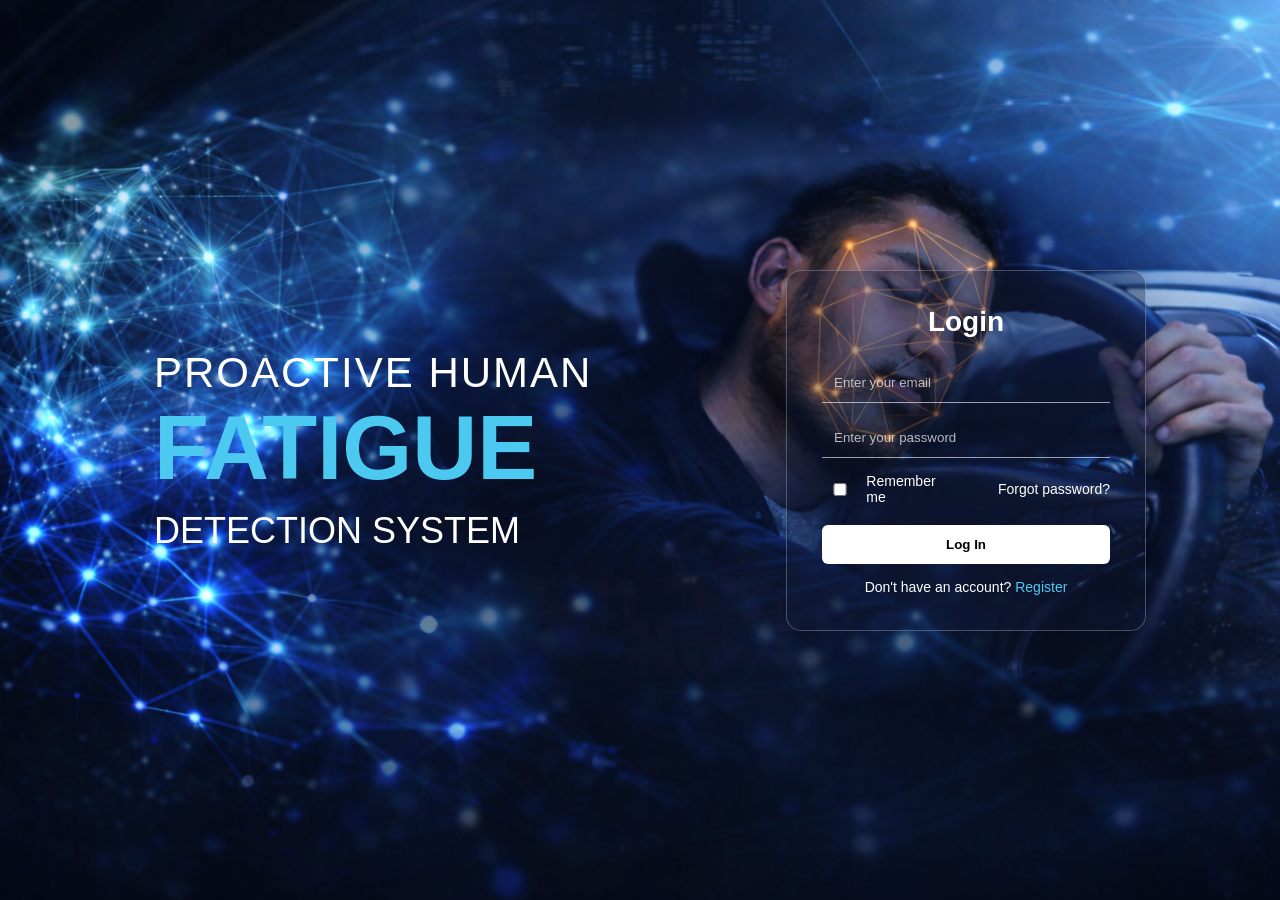
<file: index.html>
<!DOCTYPE html>
<html lang="en">
<head>
    <meta charset="UTF-8">
    <title>Login</title>
    <link rel="stylesheet" href="static/style.css">
</head>
<body>

<div class="main-container">

    <!-- LEFT TEXT -->
    <div class="left-text">
        <h1>PROACTIVE HUMAN</h1>
        <h2>FATIGUE</h2>
        <h3>DETECTION SYSTEM</h3>
    </div>

    <!-- LOGIN CARD -->
    <div class="login-card">
        <h4>Login</h4>

        <input type="email" placeholder="Enter your email">
        <input type="password" placeholder="Enter your password">

        <div class="options">
            <label>
                <input type="checkbox"> Remember me
            </label>
            <a href="#">Forgot password?</a>
        </div>

        <button class="login-btn" onclick="goToCategory()">Log In</button>


        <p class="register-text">
            Don't have an account? <a href="templates/register.html">Register</a>
        </p>
    </div>

</div>

</body>
</html>
<script>
    function goToCategory() {
        window.location.href = "{{ url_for('category') }}";
    }
</script>
</file>
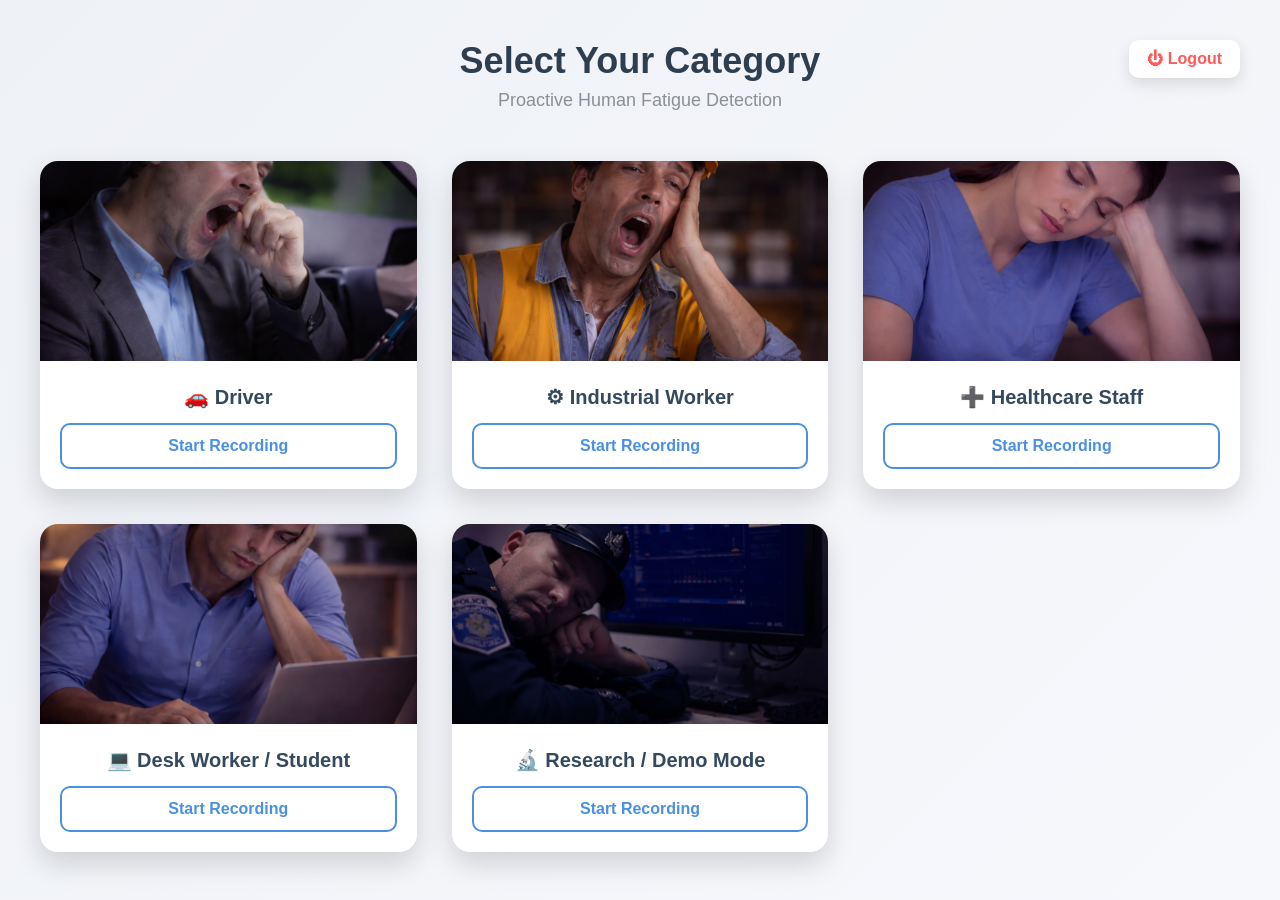
<file: templates/category.html>
<!DOCTYPE html>
<html lang="en">
<head>
    <meta charset="UTF-8">
    <title>Category Selection</title>

    <!-- IMPORTANT -->
    <link rel="stylesheet" href="../static/category.css">
</head>
<body>

<div class="container">

    <!-- Logout -->
    <a href="{{ url_for('login') }}" class="logout-btn">
        ⏻ Logout
    </a>

    <!-- Header -->
    <div class="header">
        <h1>Select Your Category</h1>
        <p>Proactive Human Fatigue Detection</p>
    </div>

    <!-- Category Grid -->
    <div class="category-grid">

        <!-- Driver -->
        <div class="category-card">
            <img src="../static/assets/driver.jpg">
            <div class="card-content">
                <h3>🚗 Driver</h3>
                <button>Start Recording</button>
            </div>
        </div>

        <!-- Industrial Worker -->
        <div class="category-card">
            <img src="../static/assets/industrial.jpg">
            <div class="card-content">
                <h3>⚙ Industrial Worker</h3>
                <button>Start Recording</button>
            </div>
        </div>

        <!-- Healthcare -->
        <div class="category-card">
            <img src="../static/assets/healthcare.jpg">
            <div class="card-content">
                <h3>➕ Healthcare Staff</h3>
                <button>Start Recording</button>
            </div>
        </div>

        <!-- Desk Worker -->
        <div class="category-card">
            <img src="../static/assets/desk.jpg">
            <div class="card-content">
                <h3>💻 Desk Worker / Student</h3>
                <button>Start Recording</button>
            </div>
        </div>

        <!-- Research -->
        <div class="category-card">
            <img src="../static/assets/research.jpg">
            <div class="card-content">
                <h3>🔬 Research / Demo Mode</h3>
                <button>Start Recording</button>
            </div>
        </div>

    </div>
</div>

</body>
</html>
</file>
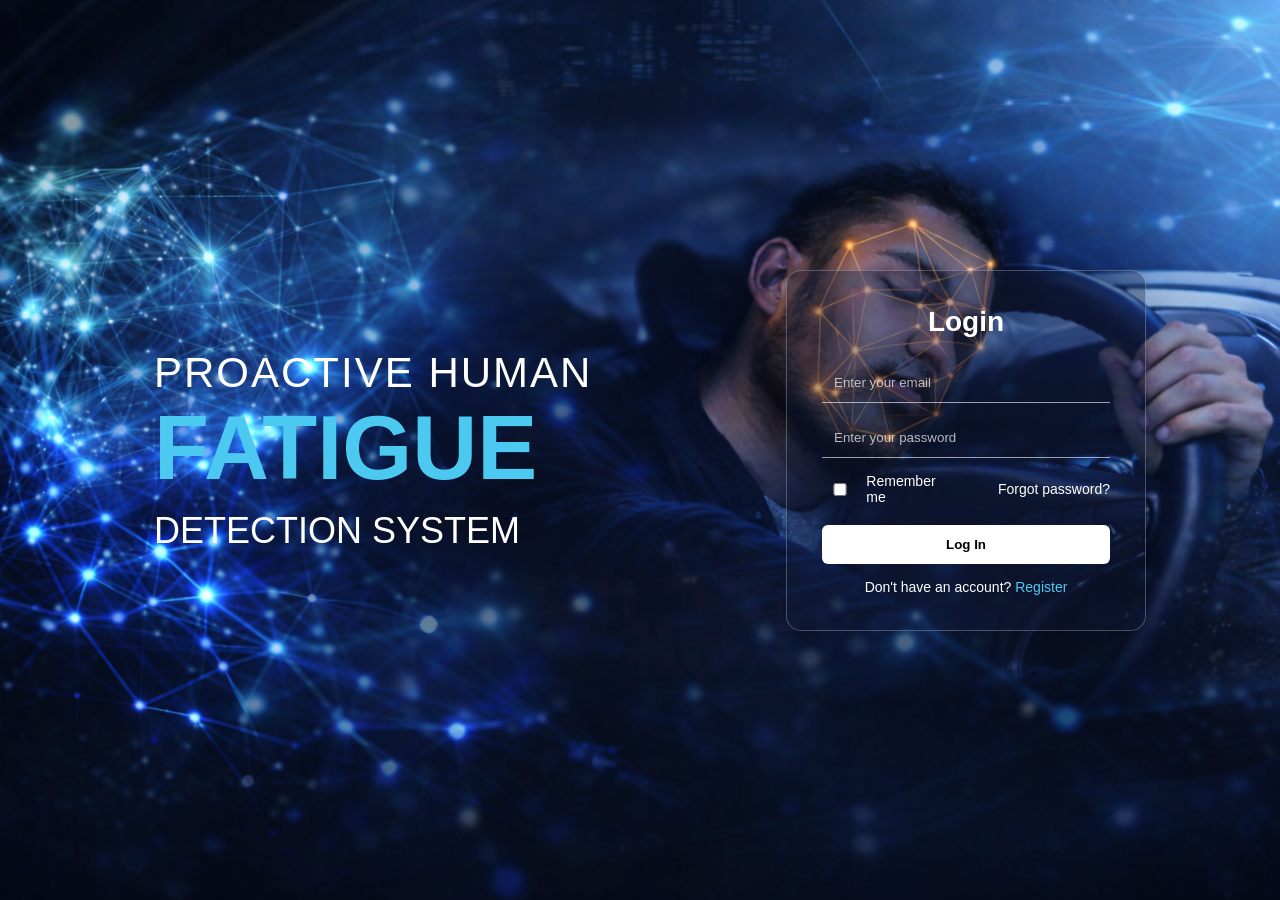
<file: templates/login.html>
<!DOCTYPE html>
<html lang="en">
<head>
    <meta charset="UTF-8">
    <title>Login</title>
    <link rel="stylesheet" href="../static/style.css">
</head>
<body>

<div class="main-container">

    <!-- LEFT TEXT -->
    <div class="left-text">
        <h1>PROACTIVE HUMAN</h1>
        <h2>FATIGUE</h2>
        <h3>DETECTION SYSTEM</h3>
    </div>

    <!-- LOGIN CARD -->
    <div class="login-card">
        <h4>Login</h4>

        <input type="email" placeholder="Enter your email">
        <input type="password" placeholder="Enter your password">

        <div class="options">
            <label>
                <input type="checkbox"> Remember me
            </label>
            <a href="#">Forgot password?</a>
        </div>

        <button class="login-btn" onclick="goToCategory()">Log In</button>


        <p class="register-text">
            Don't have an account? <a href="register.html">Register</a>
        </p>
    </div>

</div>

</body>
</html>
<script>
    function goToCategory() {
        window.location.href = "category.html";
    }
</script>
</file>
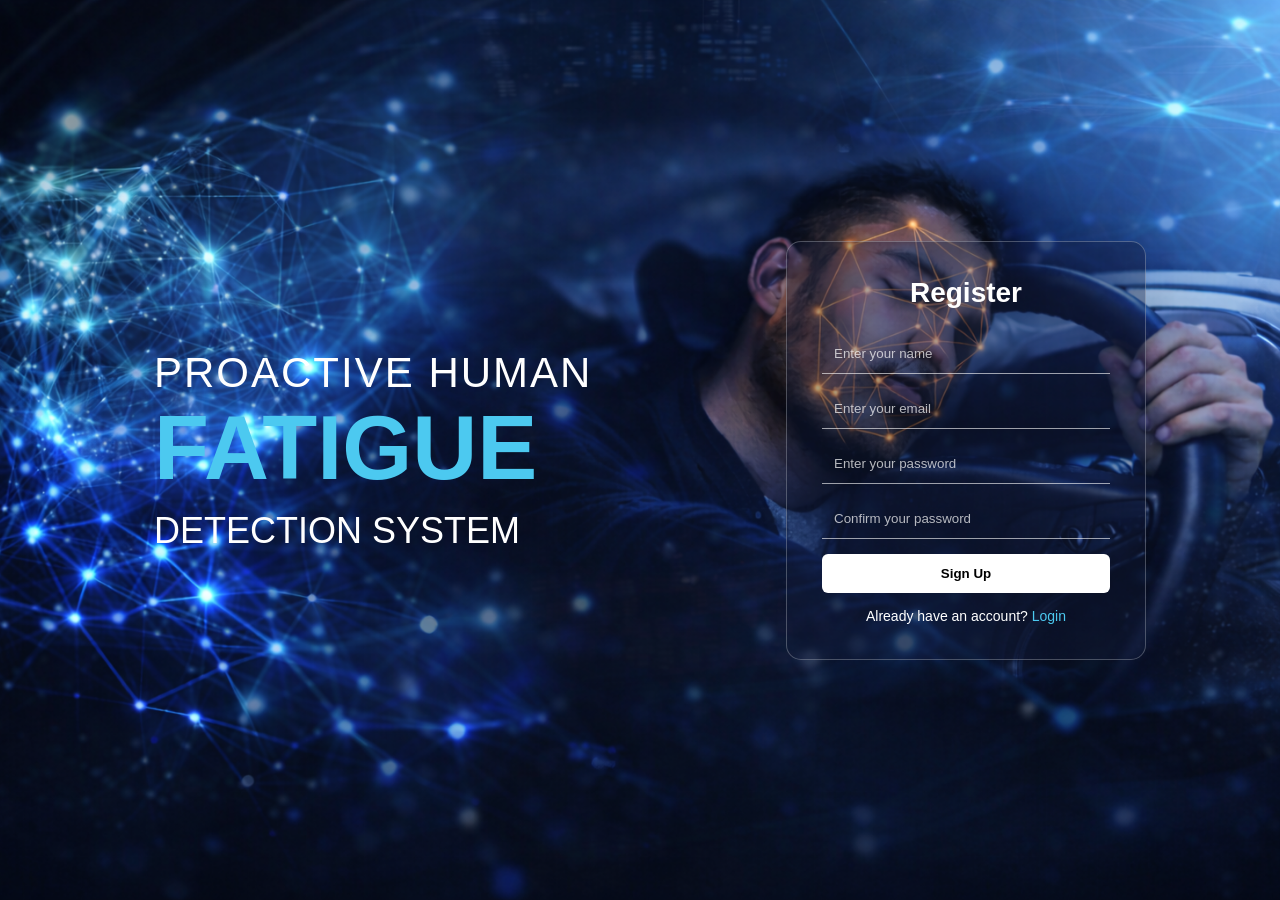
<file: templates/register.html>
<!DOCTYPE html>
<html lang="en">
<head>
    <meta charset="UTF-8">
    <title>Register</title>
    <link rel="stylesheet" href="../static/style.css">
</head>
<body>

<div class="main-container">

    <!-- LEFT TITLE (SAME AS LOGIN) -->
    <div class="left-text">
        <h1>PROACTIVE HUMAN</h1>
        <h2>FATIGUE</h2>
        <h3>DETECTION SYSTEM</h3>
    </div>

    <!-- REGISTER CARD -->
    <div class="login-card">
        <h4>Register</h4>

        <input type="text" placeholder="Enter your name">
        <input type="email" placeholder="Enter your email">
        <input type="password" placeholder="Enter your password">
        <input type="password" placeholder="Confirm your password">

        <button class="login-btn">Sign Up</button>

        <p class="register-text">
            Already have an account? <a href="login.html">Login</a>
        </p>
    </div>

</div>

</body>
</html>
</file>
<file: static/style.css>
/* =================================================
   GLOBAL RESET
================================================= */
* {
    margin: 0;
    padding: 0;
    box-sizing: border-box;
    font-family: "Segoe UI", Tahoma, Geneva, Verdana, sans-serif;
}

body {
    height: 100vh;
    background: url("assets/bg.jpg") no-repeat center center/cover;
    display: flex;
    align-items: center;
    justify-content: center;
    font-family: 'Poppins', sans-serif;
}
.main-container {
    width: 90%;
    height: 80%;
    display: flex;
    align-items: center;
    justify-content: space-between;
    color: white;
}

/* LEFT TITLE TEXT */
.left-text h1 {
    font-size: 42px;
    font-weight: 500;
    letter-spacing: 2px;
}

.left-text h2 {
    font-size: 90px;
    font-weight: 800;
    color: #4cc9f0;   /* BLUE like image */
}

.left-text h3 {
    font-size: 36px;
    font-weight: 500;
    margin-top: 10px;
}

/* LOGIN CARD */
.login-card {
    width: 360px;
    padding: 35px;
    border-radius: 15px;

    /* PURE TRANSPARENCY */
    background: rgba(20, 30, 60, 0.35);

    /* ❌ REMOVE BLUR */
    backdrop-filter: none;
    -webkit-backdrop-filter: none;

    border: 1px solid rgba(255, 255, 255, 0.25);
}


.login-card h4 {
    text-align: center;
    font-size: 28px;
    margin-bottom: 25px;
}

/* INPUTS TRANSPARENT */
.login-card input {
    width: 100%;
    padding: 12px;
    margin-bottom: 15px;
    background: transparent;
    border: none;
    border-bottom: 1px solid rgba(255,255,255,0.6);
    color: white;
    outline: none;
}

.login-card input::placeholder {
    color: rgba(255,255,255,0.7);
}

/* OPTIONS */
.options {
    display: flex;
    justify-content: space-between;
    align-items: center;   /* 🔥 KEY LINE */
    font-size: 14px;
    margin-bottom: 20px;
}
.options label {
    display: flex;
    align-items: center;
    gap: 8px;   /* space between checkbox and text */
}
.options input[type="checkbox"] {
    margin: 0;
    transform: translateY(1px); /* tiny vertical fix */
}
.options a {
    color: white;
    text-decoration: none;
}

/* WHITE LOGIN BUTTON ONLY */
.login-btn {
    width: 100%;
    padding: 12px;
    background: white;
    color: black;
    font-weight: bold;
    border: none;
    border-radius: 6px;
    cursor: pointer;
}

.login-btn:hover {
    background: #e6e6e6;
}

/* REGISTER TEXT */
.register-text {
    text-align: center;
    margin-top: 15px;
    font-size: 14px;
}

.register-text a {
    color: #4cc9f0;
    text-decoration: none;
}
.login-card h4,
.options,
.register-text {
    color: white;
}
.left-text {
    margin-left: 90px;
}

.login-card {
    transform: translateX(-70px);
}
/* ================================
   CATEGORY PAGE (ONLY)
================================ */

.category-page {
  background: #f4f6fb;
  min-height: 100vh;
}

/* Header */
.category-header {
  text-align: center;
  margin-top: 70px;
}

.category-header h1 {
  font-size: 34px;
  font-weight: 600;
  color: #2c3e50;
}

.category-header p {
  margin-top: 10px;
  font-size: 16px;
  color: #8a8f98;
}

/* Cards layout */
.category-cards {
  display: grid;
  grid-template-columns: repeat(3, 1fr);
  gap: 35px;
  padding: 60px 90px;
}

/* Card */
.category-cards .card {
  background: #ffffff;
  border-radius: 16px;
  padding: 14px;
  border: 1px solid #e2e6ef;
  box-shadow: 0 10px 25px rgba(0, 0, 0, 0.08);
  text-align: center;
}

/* Card image */
.category-cards .card img {
  width: 100%;
  height: 180px;
  object-fit: cover;
  border-radius: 12px;
}

/* Card title */
.category-cards .card h3 {
  margin: 18px 0 14px;
  font-size: 18px;
  font-weight: 500;
  color: #3b4a63;
}

/* Button */
.category-cards .card button {
  width: 100%;
  height: 42px;
  border-radius: 8px;
  background: transparent;
  border: 1.5px solid #6b8df2;
  color: #6b8df2;
  font-size: 15px;
  font-weight: 500;
  cursor: pointer;
}

.category-cards .card button:hover {
  background: #6b8df2;
  color: #ffffff;
}

/* Second row centering */
.category-cards .card:nth-child(4),
.category-cards .card:nth-child(5) {
  grid-column: span 1;
  justify-self: center;
}

/* Logout */
.logout-btn {
  position: absolute;
  top: 25px;
  right: 40px;
  padding: 8px 18px;
  border-radius: 10px;
  border: none;
  background: #ffffff;
  color: #ff6b6b;
  font-size: 14px;
  box-shadow: 0 6px 18px rgba(0,0,0,0.15);
}
/* =========================================
   FIX: ISOLATE CATEGORY PAGE FROM LOGIN UI
   ========================================= */

body.category-only {
  background: #f4f6fb !important;
  background-image: none !important;
  display: block !important;
  min-height: 100vh;
}

/* Remove login containers influence */
body.category-only .main-container,
body.category-only .left-text,
body.category-only .login-card {
  display: none !important;
}

/* CATEGORY LAYOUT */
body.category-only .category-container {
  max-width: 1400px;
  margin: 0 auto;
  padding-top: 80px;
}

/* HEADER */
body.category-only .category-header {
  text-align: center;
  margin-bottom: 60px;
}

body.category-only .category-header h1 {
  font-size: 34px;
  font-weight: 600;
  color: #2c3e50;
}

body.category-only .category-header p {
  margin-top: 10px;
  font-size: 16px;
  color: #8a8f98;
}

/* CARDS GRID */
body.category-only .category-cards {
  display: grid;
  grid-template-columns: repeat(3, 1fr);
  gap: 35px;
  padding: 0 80px;
}

/* CARD */
body.category-only .card {
  background: #ffffff;
  border-radius: 16px;
  padding: 14px;
  border: 1px solid #e2e6ef;
  box-shadow: 0 10px 25px rgba(0, 0, 0, 0.08);
  text-align: center;
}

/* IMAGE */
body.category-only .card img {
  width: 100%;
  height: 180px;
  object-fit: cover;
  border-radius: 12px;
}

/* TITLE */
body.category-only .card h3 {
  margin: 18px 0 14px;
  font-size: 18px;
  font-weight: 500;
  color: #3b4a63;
}

/* BUTTON */
body.category-only .card button {
  width: 100%;
  height: 42px;
  border-radius: 8px;
  background: transparent;
  border: 1.5px solid #6b8df2;
  color: #6b8df2;
  font-size: 15px;
  font-weight: 500;
  cursor: pointer;
}

body.category-only .card button:hover {
  background: #6b8df2;
  color: #ffffff;
}

/* CENTER SECOND ROW */
body.category-only .card:nth-child(4),
body.category-only .card:nth-child(5) {
  justify-self: center;
}

/* LOGOUT */
body.category-only .logout-btn {
  position: fixed;
  top: 25px;
  right: 40px;
  padding: 8px 18px;
  border-radius: 10px;
  border: none;
  background: #ffffff;
  color: #ff6b6b;
  font-size: 14px;
  box-shadow: 0 6px 18px rgba(0,0,0,0.15);
}
</file>
<file: static/category.css>
* {
    margin: 0;
    padding: 0;
    box-sizing: border-box;
    font-family: "Segoe UI", sans-serif;
}

body {
    min-height: 100vh;
    background: linear-gradient(135deg, #eef1f6, #f7f8fc);
    display: flex;
    justify-content: center;
    padding: 40px 20px;
}

.container {
    width: 100%;
    max-width: 1200px;
    position: relative;
}

/* Logout */
.logout-btn {
    position: absolute;
    top: 0;
    right: 0;
    background: #ffffff;
    color: #ff5a5a;
    padding: 10px 18px;
    border-radius: 10px;
    text-decoration: none;
    font-weight: 600;
    box-shadow: 0 6px 16px rgba(0,0,0,0.12);
}

/* Header */
.header {
    text-align: center;
    margin-bottom: 50px;
}

.header h1 {
    font-size: 36px;
    color: #2c3e50;
    margin-bottom: 8px;
}

.header p {
    font-size: 18px;
    color: #8b8f97;
}

/* Grid */
.category-grid {
    display: grid;
    grid-template-columns: repeat(3, 1fr);
    gap: 35px;
}

/* Card */
.category-card {
    background: #ffffff;
    border-radius: 18px;
    overflow: hidden;
    box-shadow: 0 12px 28px rgba(0,0,0,0.15);
    transition: 0.3s ease;
}

.category-card:hover {
    transform: translateY(-6px);
}

.category-card img {
    width: 100%;
    height: 200px;
    object-fit: cover;
}

/* Content */
.card-content {
    padding: 20px;
    text-align: center;
}

.card-content h3 {
    font-size: 20px;
    font-weight: 700;
    color: #34495e;
    margin-bottom: 14px;
}

/* Button */
.card-content button {
    width: 100%;
    padding: 12px;
    border-radius: 10px;
    border: 2px solid #4a90e2;
    background: #ffffff;
    color: #4a90e2;
    font-size: 16px;
    font-weight: 600;
    cursor: pointer;
}

.card-content button:hover {
    background: #4a90e2;
    color: #ffffff;
}

/* Responsive */
@media (max-width: 900px) {
    .category-grid {
        grid-template-columns: repeat(2, 1fr);
    }
}

@media (max-width: 600px) {
    .category-grid {
        grid-template-columns: 1fr;
    }
}
</file>
